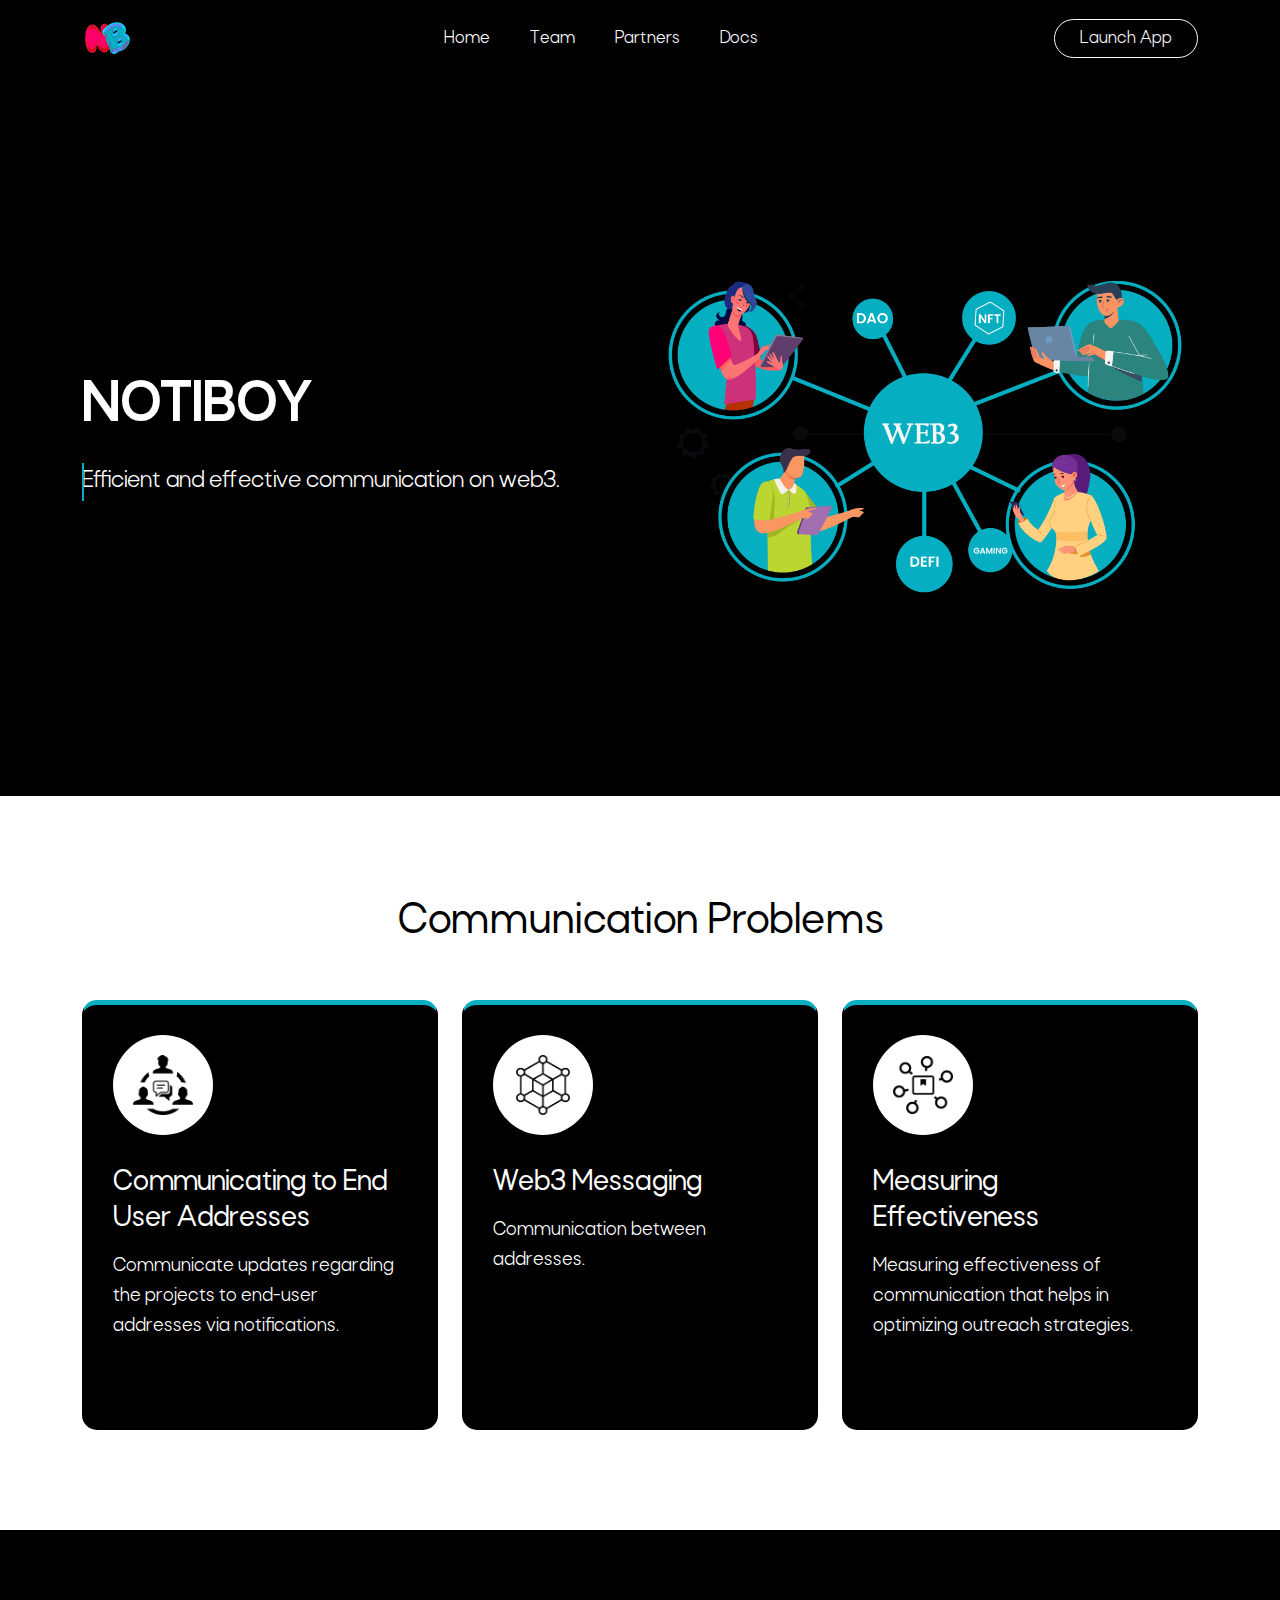
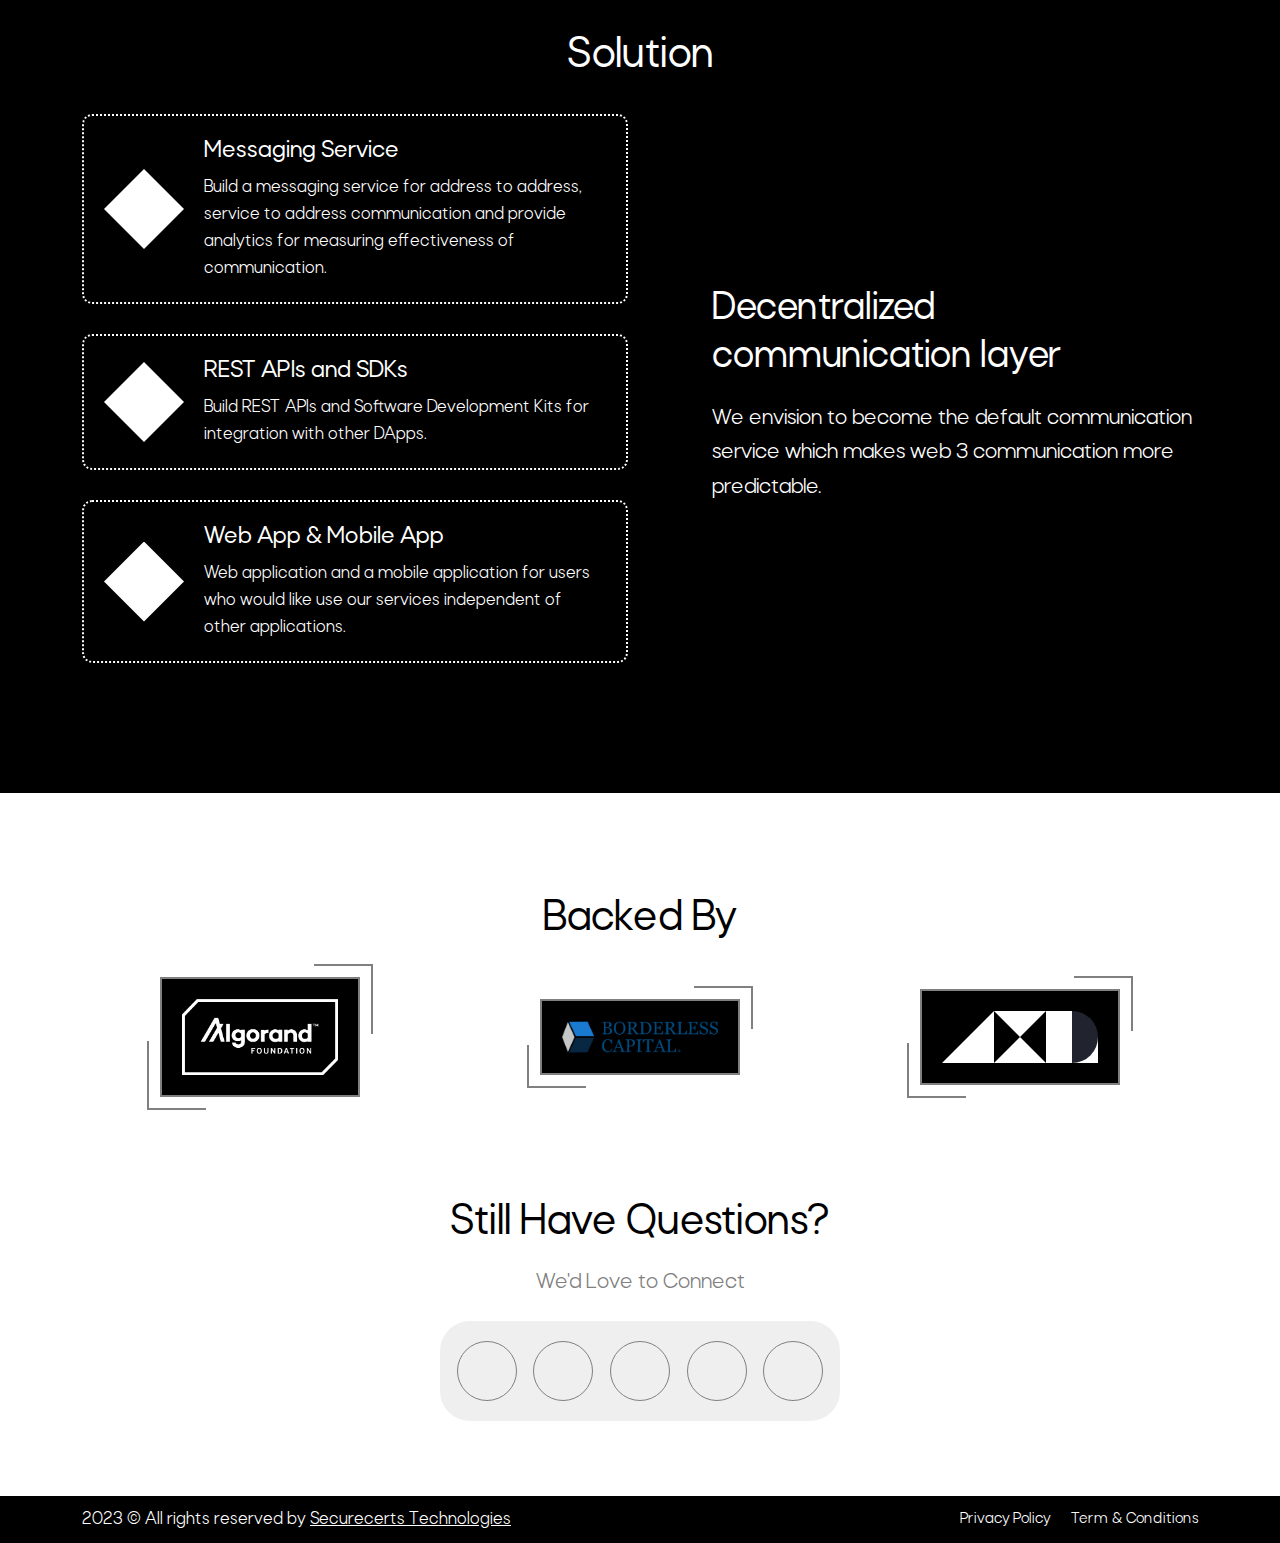
<file: index.html>
<!doctype html>
<html lang="en">

<head>
    <meta charset="utf-8">
    <meta name="viewport" content="width=device-width, initial-scale=1">
 
    <!-- CSS Link -->
    
    <link rel="icon" href="assets/image/favicon.ico" type="image/x-icon">
    <link rel="stylesheet" href="assets/css/bootstrap.min.css">
    <link rel="stylesheet" href="https://cdnjs.cloudflare.com/ajax/libs/font-awesome/6.4.0/css/all.min.css"
        integrity="sha512-iecdLmaskl7CVkqkXNQ/ZH/XLlvWZOJyj7Yy7tcenmpD1ypASozpmT/E0iPtmFIB46ZmdtAc9eNBvH0H/ZpiBw=="
        crossorigin="anonymous" referrerpolicy="no-referrer" />
    <link rel="stylesheet" href="assets/css/style.css">

    <!-- js Link  -->

    <script src="assets/js/jquery.min.js"></script>
    <script src="assets/js/bootstrap.bundle.min.js"></script>
    <script src="assets/js/custom.js"></script>


    <title>Notiboy: Efficient communication on web3</title>
</head>

<body class="test">

    <!-- header start  -->

    <header class="header">
        <div class="container">
            <div class="header-content">
                <nav class="header-nav navbar navbar-expand-lg">
                    <a class="navbar-brand" href="#"><img src="assets/image/notiboy.png" alt="" class="img-fluid"></a>
                    <button class="navbar-toggler" type="button" data-bs-toggle="collapse" data-bs-target="#navbarNav"
                        aria-controls="navbarNav" aria-expanded="false" aria-label="Toggle navigation">
                        <span class="navbar-toggler-icons"></span>
                        <span class="navbar-toggler-icons"></span>
                        <span class="navbar-toggler-icons"></span>
                    </button>
                    <div class="collapse navbar-collapse" id="navbarNav">
                        <ul class="navbar-nav mx-auto">
                            <li class="nav-item">
                                <a class="nav-link active" aria-current="page" href="index.html">Home</a>
                            </li>
                            <li class="nav-item">
                                <a class="nav-link" href="team.html">Team</a>
                            </li>
                            <li class="nav-item">
                                <a class="nav-link" href="partners.html">Partners</a>
                            </li>
                            <li class="nav-item">
                                <a class="nav-link" href="https://notiboy-project.gitbook.io/notiboy-project/">Docs</a>
                            </li>
                        </ul>
                    </div>
                    <div class="header-button">
                        <a href="https://app.notiboy.com/" class="btn btn-outline-light" target="_blank">Launch App</a>
                    </div>
                </nav>
            </div>
        </div>
    </header>

    <!-- header end  -->

    <!-- landing section start  -->

    <section class="landing-section">
        <div class="container">
            <div class="landing-content">
                <div class="row d-flex align-items-center">
                    <div class="col col-12 col-md-6 col-lg-6 col-xl-6">
                        <div class="landing-detail">
                            <h1 class="landing-title">NOTIBOY</h1>
                            <p class="landing-subtitle">Efficient and effective communication on web3.</p>
                        </div>
                    </div>
                    <div class="col col-12 col-md-6 col-lg-6 col-xl-6">
                        <div class="landing-img">
                            <img src="assets/image/banner.png" alt="web3 messaging" class="img-fluid">
                        </div>
                    </div>
                </div>
            </div>
        </div>
    </section>

    <!-- landing section end  -->

    <!-- communication section start  -->

    <section class="communication-section" id="problems">
        <div class="container">
            <div class="communication-content">
                <div class="communication-heading">
                    <h2 class="main-title">Communication Problems</h2>
                </div>
                <div class="card-item">
                    <div class="row">
                        <div class="col col-12 col-md-12 col-lg-4 col-xl-4">
                            <div class="card">
                                <div class="card-img">
                                    <img src="assets/image/team-communication-icon.png" alt="" class="img-fluid">
                                </div>
                                <div class="card-detail">
                                    <h2 class="card-title">
                                        Communicating to End User Addresses
                                    </h2>
                                    <p class="card-subtitle">
                                        Communicate updates regarding the projects to end-user addresses via notifications.
                                    </p>
                                </div>
                            </div>
                        </div>
                        <div class="col col-12 col-md-12 col-lg-4 col-xl-4">
                            <div class="card">
                                <div class="card-img">
                                    <img src="assets/image/blockchain-icon.png" alt="" class="img-fluid">
                                    
                                </div>
                                <div class="card-detail">
                                    <h2 class="card-title">
                                        Web3 Messaging
                                    </h2>
                                    <p class="card-subtitle">
                                        Communication between addresses.
                                    </p>
                                </div>
                            </div>
                        </div>
                        <div class="col col-12 col-md-12 col-lg-4 col-xl-4">
                            <div class="card">
                                <div class="card-img">
                                    <img src="assets/image/package-distribute-icon.png" alt="" class="img-fluid">
                                </div>
                                <div class="card-detail">
                                    <h2 class="card-title">
                                        Measuring Effectiveness
                                    </h2>
                                    <p class="card-subtitle">
                                        Measuring effectiveness of communication that helps in optimizing outreach strategies.
                                    </p>
                                </div>
                            </div>
                        </div>
                    </div>
                </div>
            </div>
        </div>
    </section>

    <!-- communication section end  -->

    <!-- solution section start  -->

    <section class="solution-section" id="solution">
        <div class="container">
            <div class="solution-content">
                <div class="solution-heading">
                    <h2 class="main-title">Solution</h2>
                </div>
                <div class="solution-item">
                    <div class="row align-items-center">
                        <div class="col col-12 col-md-12 col-lg-6 col-xl-6">
                            <div class="service-item">
                                <div class="service-img">
                                    <span class="service-icon">
                                        <i class="fa-regular fa-message"></i>
                                    </span>
                                </div>
                                <div class="service-detail">
                                    <h2 class="service-title">
                                        Messaging Service
                                    </h2>
                                    <p class="service-description">
                                        Build a messaging service for address to address, service to address communication and provide analytics for measuring effectiveness
                                        of communication.
                                    </p>
                                </div>
                            </div>
                            <div class="service-item">
                                <div class="service-img">
                                    <span class="service-icon">
                                        <i class="fa-solid fa-retweet"></i>
                                    </span>
                                </div>
                                <div class="service-detail">
                                    <h2 class="service-title">
                                        REST APIs and SDKs
                                    </h2>
                                    <p class="service-description">
                                        Build REST APIs and Software Development Kits for integration with other DApps.
                                    </p>
                                </div>
                            </div>
                            <div class="service-item">
                                <div class="service-img">
                                    <span class="service-icon">
                                        <i class="fa-solid fa-mobile-screen-button"></i>
                                    </span>
                                </div>
                                <div class="service-detail">
                                    <h2 class="service-title">
                                        Web App & Mobile App
                                    </h2>
                                    <p class="service-description">
                                        Web application and a mobile application for users who would like use our
                                        services independent of other applications.
                                    </p>
                                </div>
                            </div>
                        </div>
                        <div class="col col-12 col-md-12 col-lg-6 col-xl-6">
                            <div class="solution-detail">
                                <h2 class="solution-title">Decentralized communication layer</h2>
                                <p class="solution-description">We envision to become the default communication service
                                    which makes web 3 communication more predictable.</p>
                            </div>
                        </div>
                    </div>
                </div>
            </div>
        </div>
    </section>

    <!-- solution section end  -->

    <!-- backed by section start  -->

    <section class="backed-by-section">
        <div class="container">
            <div class="backed-by-content">
                <div class="backed-heading">
                    <h2 class="main-title">
                        Backed By
                    </h2>
                </div>
                <div class="investor-icons">
                    <div class="row d-flex align-items-center">
                        
                        <div class="col col-12 col-md-4 col-lg-4 col-xl-4">
                            <div class="investor-icon-item">
                                <a href="https://www.algorand.foundation/" class="investor-link">
                                    <img src="assets/image/algorandfoundation.png" alt="Algorand Foundation" class="img-fluid">
                                </a>
                            </div>
                        </div>
                        <div class="col col-12 col-md-4 col-lg-4 col-xl-4">
                            <div class="investor-icon-item">
                                <a href="https://www.borderlesscapital.io/" class="investor-link">
                                    <img src="assets/image/boderless.png" alt="Boderless Capital" class="img-fluid">
                                </a>
                            </div>
                        </div>
                        <div class="col col-12 col-md-4 col-lg-4 col-xl-4">
                            <div class="investor-icon-item">
                                <a href="#" class="investor-link">
                                    <img src="assets/image/a.svg" alt="AXL Ventures" class="img-fluid">
                                </a>
                            </div>
                        </div>
                    </div>
                </div>
            </div>
        </div>
    </section>

    <!-- backed by section end  -->

    <!-- question section start  -->

    <section class="question-section">
        <div class="container">
            <div class="question-content">
                <div class="question-heading">
                    <h2 class="main-title">
                        Still Have Questions?
                    </h2>
                    <p class="question-subtitle">
                        We'd Love to Connect
                    </p>
                </div>
                <ul class="question-detail">
                    <li class="question-link">
                        <a href="https://twitter.com/notiboyproject" target="_blank"><i class="fa-brands fa-twitter"></i></a>
                    </li>
                    <li class="question-link">
                        <a href="https://discord.com/invite/GdJyPP598W" target="_blank"><i class="fa-brands fa-discord"></i></a>
                    </li>
                    <li class="question-link">
                        <a href="https://medium.com/@Notiboy" target="_blank"><i class="fa-brands fa-medium"></i></a>
                    </li>
                    <li class="question-link">
                        <a href="https://apps.apple.com/in/app/notiboy/id6451487180" target="_blank"><i class="fa-brands fa-apple"></i></a>
                    </li>
                    <li class="question-link">
                        <a href="https://play.google.com/store/apps/details?id=com.noti.notiboy" target="_blank"><i class="fa-brands fa-android"></i></a>
                    </li>
                </ul>
            </div>
        </div>
    </section>

    <!-- question section end  -->


    <!-- footer start  -->

    <footer class="footer">
        <div class="container">
            <div class="footer-content">
                <div class="footer-left">
                <p class="footer-copyright">2023 © All rights reserved by <a href="#" class="copyright-link">Securecerts Technologies</a></p>
                <!-- <ul class="footer-link-item">
                    <li class="footer-link-list">
                        <a href="#" class="footer-link"><i class="fa-brands fa-square-twitter"></i></a>
                    </li>
                    <li class="footer-link-list">
                        <a href="#" class="footer-link"><i class="fa-brands fa-square-github"></i></a>
                    </li>
                </ul> -->
                </div>
                <div class="footer-right">
                    <ul class="footer-right-item">
                        <li class="footer-right-list">
                            <a href="privacy-policy.html">Privacy Policy</a>
                        </li>
                        <li class="footer-right-list">
                            <a href="terms-and-conditions.html">Term & Conditions</a>
                        </li>
                    </ul>
                </div>
            </div>
        </div>
    </footer>

    <!-- footer end  -->

</body>

</html>
</file>
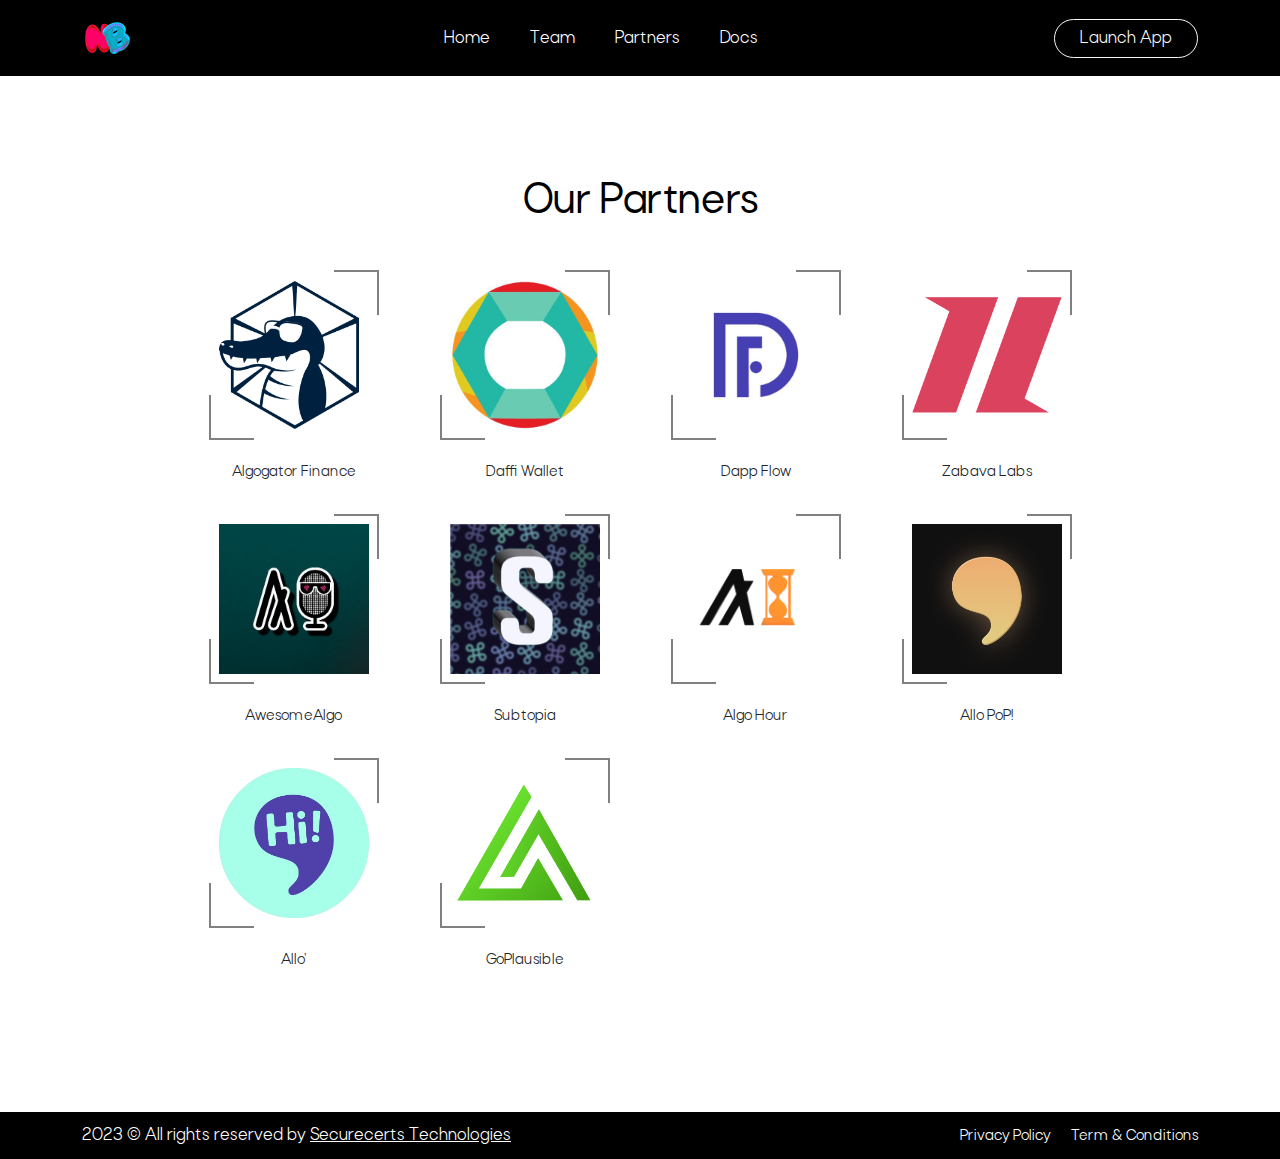
<file: partner.html>
<!doctype html>
<html lang="en">
  <head>
    <meta charset="utf-8">
    <meta name="viewport" content="width=device-width, initial-scale=1">

    <!-- CSS Link -->
    
    <link rel="icon" href="assets/image/favicon.ico" type="image/x-icon">
    <link rel="stylesheet" href="assets/css/bootstrap.min.css">
    <link rel="stylesheet" href="https://cdnjs.cloudflare.com/ajax/libs/font-awesome/6.4.0/css/all.min.css" integrity="sha512-iecdLmaskl7CVkqkXNQ/ZH/XLlvWZOJyj7Yy7tcenmpD1ypASozpmT/E0iPtmFIB46ZmdtAc9eNBvH0H/ZpiBw==" crossorigin="anonymous" referrerpolicy="no-referrer" />
    <link rel="stylesheet" href="assets/css/style.css">

    <!-- js Link  -->

    <script src="assets/js/jquery.min.js"></script>
    <script src="assets/js/bootstrap.bundle.min.js"></script>
    <script src="assets/js/custom.js"></script>


    <title>notiboy</title>
  </head>
  <body>

    <!-- header start  -->

    <header class="header">
        <div class="container">
            <div class="header-content">
                <nav class="header-nav navbar navbar-expand-lg">
                      <a class="navbar-brand" href="#"><img src="assets/image/notiboy.png" alt="" class="img-fluid"></a>
                      <button class="navbar-toggler" type="button" data-bs-toggle="collapse" data-bs-target="#navbarNav" aria-controls="navbarNav" aria-expanded="false" aria-label="Toggle navigation">
                        <span class="navbar-toggler-icons"></span>
                        <span class="navbar-toggler-icons"></span>
                        <span class="navbar-toggler-icons"></span>
                      </button>
                      <div class="collapse navbar-collapse" id="navbarNav">
                            <ul class="navbar-nav mx-auto">
                                <li class="nav-item">
                                    <a class="nav-link active" aria-current="page" href="index.html">Home</a>
                                </li>
                                <li class="nav-item">
                                    <a class="nav-link" href="team.html">Team</a>
                                </li>
                                <li class="nav-item">
                                    <a class="nav-link" href="partner.html">Partners</a>
                                </li>
                                <li class="nav-item">
                                    <a class="nav-link" href="https://notiboy-project.gitbook.io/notiboy-project/">Docs</a>
                                </li>
                            </ul>
                        </div>
                        <div class="header-button">
                            <a href="https://app.notiboy.com/" class="btn btn-outline-light" target="_blank">Launch App</a>
                        </div>
                  </nav>
            </div>
        </div>
    </header>

    <!-- header end  -->

    <!-- our partner section start  -->

    <section class="our-partner">
        <div class="container">
            <div class="our-partner-content">
                <div class="our-partner-heading">
                    <h2 class="main-title">
                        Our Partners
                    </h2>
                </div>
                <div class="partners-image-item">
                    <div class="row d-flex align-items-center">
                        <div class="col col-12 col-md-3 col-lg-3 col-xl-3 mb-4">
                            <a href="https://algogator.finance/" target="_blank">
                                <div class="partner-img">
                                    <span></span>
                                        <img src="assets/image/algogator.png" alt="Algogator" class="img-fluid">
                                </div>
                            </a>
                            <p class="text-center">Algogator Finance</p>
                        </div>
                        <div class="col col-12 col-md-3 col-lg-3 col-xl-3 mb-4">
                            <a href="https://www.daffi.me/" target="_blank">
                                <div class="partner-img">
                                    <span></span>
                                        <img src="assets/image/daffi.jpg" alt="Daffi" class="img-fluid">
                                </div>
                            </a>
                            <p class="text-center">Daffi Wallet</p>
                        </div>
                        <div class="col col-12 col-md-3 col-lg-3 col-xl-3 mb-4">
                            <a href="https://app.dappflow.org/" target="_blank">
                                <div class="partner-img">
                                    <span></span>
                                        <img src="assets/image/dappflow.jpg" alt="Dapp Flow" class="img-fluid">
                                </div>
                            </a>
                            <p class="text-center">Dapp Flow</p>
                        </div>
                        <div class="col col-12 col-md-3 col-lg-3 col-xl-3 mb-4">
                            <a href="https://app.dappflow.org/" target="_blank">
                                <div class="partner-img">
                                    <span></span>
                                        <img src="assets/image/zabavalabs.png" alt="Zabava Labs" class="img-fluid">
                                </div>
                            </a>
                            <p class="text-center">Zabava Labs</p>
                        </div>
                        <div class="col col-12 col-md-3 col-lg-3 col-xl-3 mb-4">
                            <a href="https://awesomealgo.com/" target="_blank">
                                <div class="partner-img">
                                    <span></span>
                                        <img src="assets/image/awesomealgo.jpg" alt="AwsomeAlgo" class="img-fluid">
                                </div>
                            </a>
                            <p class="text-center">AwesomeAlgo</p>
                        </div>
                        <div class="col col-12 col-md-3 col-lg-3 col-xl-3 mb-4">
                            <a href="https://subtopia.io/" target="_blank">
                                <div class="partner-img">
                                    <span></span>
                                        <img src="assets/image/subtopia.jpg" alt="Subtopia" class="img-fluid">
                                </div>
                            </a>
                            <p class="text-center">Subtopia</p>
                        </div>
                        <div class="col col-12 col-md-3 col-lg-3 col-xl-3 mb-4">
                            <a href="https://www.youtube.com/channel/UCNa-UQEVP1Yw4-h_1k4BBiQ/videos" target="_blank">
                                <div class="partner-img">
                                    <span></span>
                                        <img src="assets/image/algohour.png" alt="Algohour" class="img-fluid">
                                </div>
                            </a>
                            <p class="text-center">Algo Hour</p>
                        </div>
                        <div class="col col-12 col-md-3 col-lg-3 col-xl-3 mb-4">
                            <a href="https://pop.allo.info/" target="_blank">
                                <div class="partner-img">
                                    <span></span>
                                        <img src="assets/image/allopop.jpg" alt="Allo' PoP" class="img-fluid">
                                </div>
                            </a>
                            <p class="text-center">Allo PoP!</p>
                        </div>
                        <div class="col col-12 col-md-3 col-lg-3 col-xl-3 mb-4">
                            <a href="https://allo.info/" target="_blank">
                                <div class="partner-img">
                                    <span></span>
                                        <img src="assets/image/allo.jpg" alt="Allo'" class="img-fluid">
                                </div>
                            </a>
                            <p class="text-center">Allo’</p>
                        </div>
                        <div class="col col-12 col-md-3 col-lg-3 col-xl-3 mb-4">
                            <a href="https://goplausible.com/" target="_blank">
                                <div class="partner-img">
                                    <span></span>
                                        <img src="assets/image/plausible.png" alt="Plausable'" class="img-fluid">
                                </div>
                            </a>
                            <p class="text-center">GoPlausible</p>
                        </div>
                    </div>
                </div>
            </div>
        </div>
    </section>

    <!-- our partner section end  -->




    <!-- footer start  -->

    <footer class="footer">
        <div class="container">
            <div class="footer-content">
                <div class="footer-left">
                <p class="footer-copyright">2023 © All rights reserved by <a href="#" class="copyright-link">Securecerts Technologies</a></p>
                <!-- <ul class="footer-link-item">
                    <li class="footer-link-list">
                        <a href="#" class="footer-link"><i class="fa-brands fa-square-twitter"></i></a>
                    </li>
                    <li class="footer-link-list">
                        <a href="#" class="footer-link"><i class="fa-brands fa-square-github"></i></a>
                    </li>
                </ul> -->
                </div>
                <div class="footer-right">
                    <ul class="footer-right-item">
                        <li class="footer-right-list">
                            <a href="#">Privacy Policy</a>
                        </li>
                        <li class="footer-right-list">
                            <a href="#">Term & Conditions</a>
                        </li>
                    </ul>
                </div>
            </div>
        </div>
    </footer>

    <!-- footer end  -->

</body>

</html>
</file>
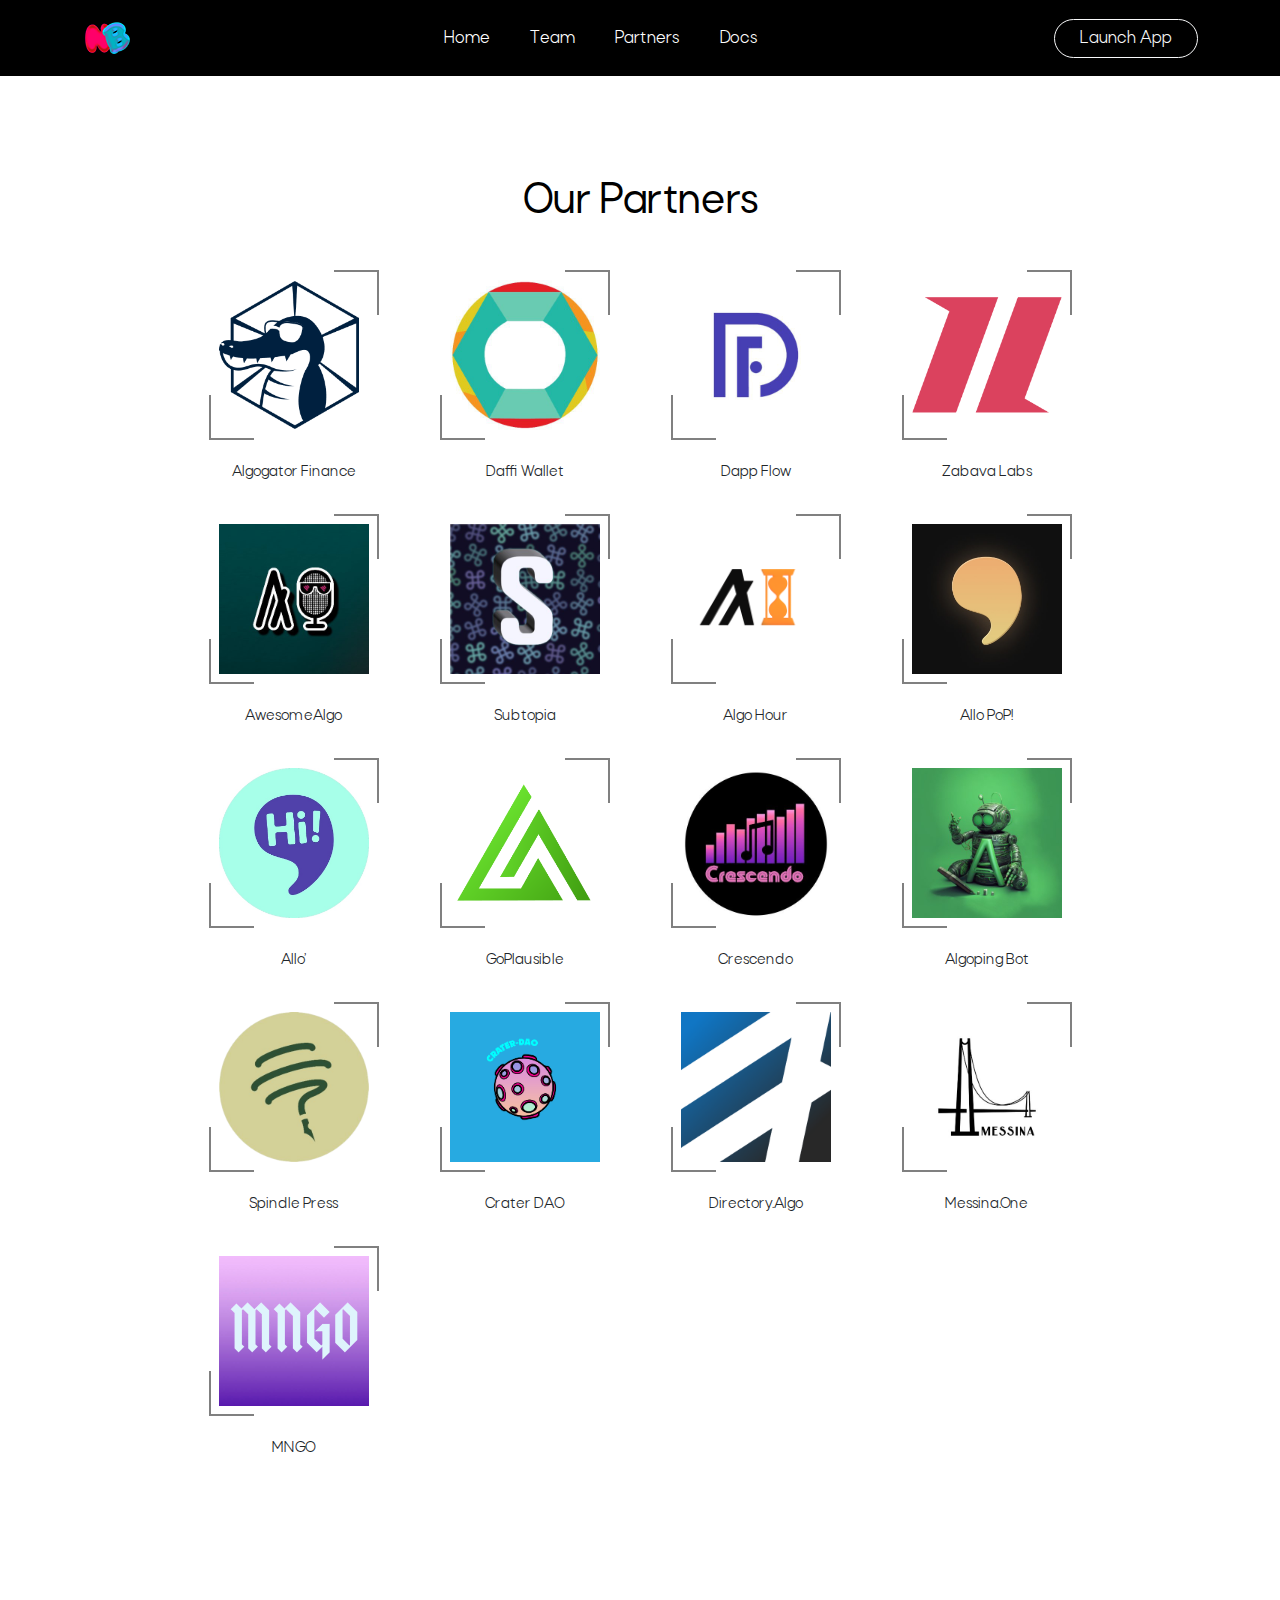
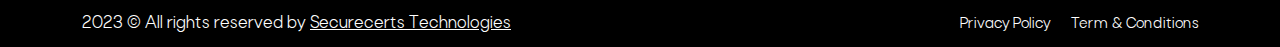
<file: partners.html>
<!doctype html>
<html lang="en">
  <head>
    <meta charset="utf-8">
    <meta name="viewport" content="width=device-width, initial-scale=1">

    <!-- CSS Link -->
    
    <link rel="icon" href="assets/image/favicon.ico" type="image/x-icon">
    <link rel="stylesheet" href="assets/css/bootstrap.min.css">
    <link rel="stylesheet" href="https://cdnjs.cloudflare.com/ajax/libs/font-awesome/6.4.0/css/all.min.css" integrity="sha512-iecdLmaskl7CVkqkXNQ/ZH/XLlvWZOJyj7Yy7tcenmpD1ypASozpmT/E0iPtmFIB46ZmdtAc9eNBvH0H/ZpiBw==" crossorigin="anonymous" referrerpolicy="no-referrer" />
    <link rel="stylesheet" href="assets/css/style.css">

    <!-- js Link  -->

    <script src="assets/js/jquery.min.js"></script>
    <script src="assets/js/bootstrap.bundle.min.js"></script>
    <script src="assets/js/custom.js"></script>


    <title>Partners</title>
  </head>
  <body>

    <!-- header start  -->

    <header class="header">
        <div class="container">
            <div class="header-content">
                <nav class="header-nav navbar navbar-expand-lg">
                      <a class="navbar-brand" href="#"><img src="assets/image/notiboy.png" alt="" class="img-fluid"></a>
                      <button class="navbar-toggler" type="button" data-bs-toggle="collapse" data-bs-target="#navbarNav" aria-controls="navbarNav" aria-expanded="false" aria-label="Toggle navigation">
                        <span class="navbar-toggler-icons"></span>
                        <span class="navbar-toggler-icons"></span>
                        <span class="navbar-toggler-icons"></span>
                      </button>
                      <div class="collapse navbar-collapse" id="navbarNav">
                            <ul class="navbar-nav mx-auto">
                                <li class="nav-item">
                                    <a class="nav-link active" aria-current="page" href="index.html">Home</a>
                                </li>
                                <li class="nav-item">
                                    <a class="nav-link" href="team.html">Team</a>
                                </li>
                                <li class="nav-item">
                                    <a class="nav-link" href="partners.html">Partners</a>
                                </li>
                                <li class="nav-item">
                                    <a class="nav-link" href="https://notiboy-project.gitbook.io/notiboy-project/">Docs</a>
                                </li>
                            </ul>
                        </div>
                        <div class="header-button">
                            <a href="https://app.notiboy.com/" class="btn btn-outline-light" target="_blank">Launch App</a>
                        </div>
                  </nav>
            </div>
        </div>
    </header>

    <!-- header end  -->

    <!-- our partner section start  -->

    <section class="our-partner">
        <div class="container">
            <div class="our-partner-content">
                <div class="our-partner-heading">
                    <h2 class="main-title">
                        Our Partners
                    </h2>
                </div>
                <div class="partners-image-item">
                    <div class="row d-flex align-items-center">
                        <div class="col col-12 col-md-3 col-lg-3 col-xl-3 mb-4">
                            <a href="https://algogator.finance/" target="_blank">
                                <div class="partner-img">
                                    <span></span>
                                        <img src="assets/image/algogator.png" alt="Algogator" class="img-fluid">
                                </div>
                            </a>
                            <p class="text-center">Algogator Finance</p>
                        </div>
                        <div class="col col-12 col-md-3 col-lg-3 col-xl-3 mb-4">
                            <a href="https://www.daffi.me/" target="_blank">
                                <div class="partner-img">
                                    <span></span>
                                        <img src="assets/image/daffi.jpg" alt="Daffi" class="img-fluid">
                                </div>
                            </a>
                            <p class="text-center">Daffi Wallet</p>
                        </div>
                        <div class="col col-12 col-md-3 col-lg-3 col-xl-3 mb-4">
                            <a href="https://app.dappflow.org/" target="_blank">
                                <div class="partner-img">
                                    <span></span>
                                        <img src="assets/image/dappflow.jpg" alt="Dapp Flow" class="img-fluid">
                                </div>
                            </a>
                            <p class="text-center">Dapp Flow</p>
                        </div>
                        <div class="col col-12 col-md-3 col-lg-3 col-xl-3 mb-4">
                            <a href="https://app.dappflow.org/" target="_blank">
                                <div class="partner-img">
                                    <span></span>
                                        <img src="assets/image/zabavalabs.png" alt="Zabava Labs" class="img-fluid">
                                </div>
                            </a>
                            <p class="text-center">Zabava Labs</p>
                        </div>
                        <div class="col col-12 col-md-3 col-lg-3 col-xl-3 mb-4">
                            <a href="https://awesomealgo.com/" target="_blank">
                                <div class="partner-img">
                                    <span></span>
                                        <img src="assets/image/awesomealgo.jpg" alt="AwsomeAlgo" class="img-fluid">
                                </div>
                            </a>
                            <p class="text-center">AwesomeAlgo</p>
                        </div>
                        <div class="col col-12 col-md-3 col-lg-3 col-xl-3 mb-4">
                            <a href="https://subtopia.io/" target="_blank">
                                <div class="partner-img">
                                    <span></span>
                                        <img src="assets/image/subtopia.jpg" alt="Subtopia" class="img-fluid">
                                </div>
                            </a>
                            <p class="text-center">Subtopia</p>
                        </div>
                        <div class="col col-12 col-md-3 col-lg-3 col-xl-3 mb-4">
                            <a href="https://www.youtube.com/channel/UCNa-UQEVP1Yw4-h_1k4BBiQ/videos" target="_blank">
                                <div class="partner-img">
                                    <span></span>
                                        <img src="assets/image/algohour.png" alt="Algohour" class="img-fluid">
                                </div>
                            </a>
                            <p class="text-center">Algo Hour</p>
                        </div>
                        <div class="col col-12 col-md-3 col-lg-3 col-xl-3 mb-4">
                            <a href="https://pop.allo.info/" target="_blank">
                                <div class="partner-img">
                                    <span></span>
                                        <img src="assets/image/allopop.jpg" alt="Allo' PoP" class="img-fluid">
                                </div>
                            </a>
                            <p class="text-center">Allo PoP!</p>
                        </div>
                        <div class="col col-12 col-md-3 col-lg-3 col-xl-3 mb-4">
                            <a href="https://allo.info/" target="_blank">
                                <div class="partner-img">
                                    <span></span>
                                        <img src="assets/image/allo.jpg" alt="Allo'" class="img-fluid">
                                </div>
                            </a>
                            <p class="text-center">Allo’</p>
                        </div>
                        <div class="col col-12 col-md-3 col-lg-3 col-xl-3 mb-4">
                            <a href="https://goplausible.com/" target="_blank">
                                <div class="partner-img">
                                    <span></span>
                                        <img src="assets/image/plausible.png" alt="Plausable" class="img-fluid">
                                </div>
                            </a>
                            <p class="text-center">GoPlausible</p>
                        </div>
                        <div class="col col-12 col-md-3 col-lg-3 col-xl-3 mb-4">
                            <a href="discord.gg/NCWKJbVz2G" target="_blank">
                                <div class="partner-img">
                                    <span></span>
                                        <img src="assets/image/crescendo.jpg" alt="Crescendo" class="img-fluid">
                                </div>
                            </a>
                            <p class="text-center">Crescendo</p>
                        </div>
                        <div class="col col-12 col-md-3 col-lg-3 col-xl-3 mb-4">
                            <a href="https://github.com/aorumbayev/algoping" target="_blank">
                                <div class="partner-img">
                                    <span></span>
                                        <img src="assets/image/algopingbot.jpg" alt="Algoping" class="img-fluid">
                                </div>
                            </a>
                            <p class="text-center">Algoping Bot</p>
                        </div>
                        <div class="col col-12 col-md-3 col-lg-3 col-xl-3 mb-4">
                            <a href="https://www.spindle-asa.com/" target="_blank">
                                <div class="partner-img">
                                    <span></span>
                                        <img src="assets/image/spindle.png" alt="Spindle" class="img-fluid">
                                </div>
                            </a>
                            <p class="text-center">Spindle Press</p>
                        </div>
                        <div class="col col-12 col-md-3 col-lg-3 col-xl-3 mb-4">
                            <a href="https://www.craterdao.org/" target="_blank">
                                <div class="partner-img">
                                    <span></span>
                                        <img src="assets/image/Crater.png" alt="Crater DAO" class="img-fluid">
                                </div>
                            </a>
                            <p class="text-center">Crater DAO</p>
                        </div>
                        <div class="col col-12 col-md-3 col-lg-3 col-xl-3 mb-4">
                            <a href="https://directorydotalgo.xyz/" target="_blank">
                                <div class="partner-img">
                                    <span></span>
                                        <img src="assets/image/directory.png" alt="Direcory Algo" class="img-fluid">
                                </div>
                            </a>
                            <p class="text-center">Directory.Algo</p>
                        </div>
                        <div class="col col-12 col-md-3 col-lg-3 col-xl-3 mb-4">
                            <a href="https://messina.one/" target="_blank">
                                <div class="partner-img">
                                    <span></span>
                                        <img src="assets/image/messinaone.jpg" alt="Messina One" class="img-fluid">
                                </div>
                            </a>
                            <p class="text-center">Messina.One</p>
                        </div>
                        <div class="col col-12 col-md-3 col-lg-3 col-xl-3 mb-4">
                            <a href="https://mngo.xyz/" target="_blank">
                                <div class="partner-img">
                                    <span></span>
                                        <img src="assets/image/mngo.jpg" alt="MNGO" class="img-fluid">
                                </div>
                            </a>
                            <p class="text-center">MNGO</p>
                        </div>
                    </div>
                </div>
            </div>
        </div>
    </section>

    <!-- our partner section end  -->




    <!-- footer start  -->

    <footer class="footer">
        <div class="container">
            <div class="footer-content">
                <div class="footer-left">
                <p class="footer-copyright">2023 © All rights reserved by <a href="#" class="copyright-link">Securecerts Technologies</a></p>
                <!-- <ul class="footer-link-item">
                    <li class="footer-link-list">
                        <a href="#" class="footer-link"><i class="fa-brands fa-square-twitter"></i></a>
                    </li>
                    <li class="footer-link-list">
                        <a href="#" class="footer-link"><i class="fa-brands fa-square-github"></i></a>
                    </li>
                </ul> -->
                </div>
                <div class="footer-right">
                    <ul class="footer-right-item">
                        <li class="footer-right-list">
                            <a href="privacy-policy.html">Privacy Policy</a>
                        </li>
                        <li class="footer-right-list">
                            <a href="terms-and-conditions.html">Term & Conditions</a>
                        </li>
                    </ul>
                </div>
            </div>
        </div>
    </footer>

    <!-- footer end  -->

</body>

</html>
</file>
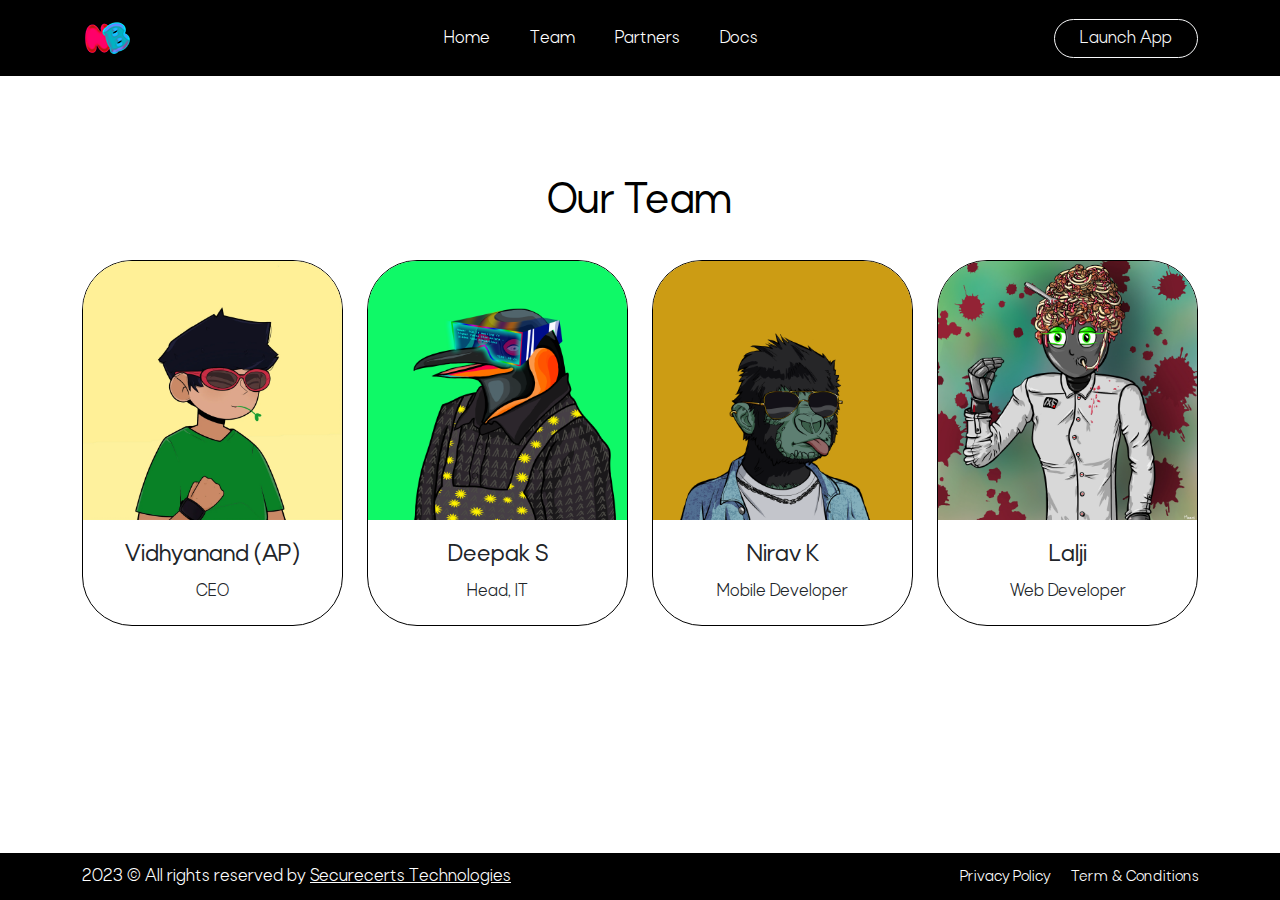
<file: team.html>
<!doctype html>
<html lang="en">
  <head>
    <meta charset="utf-8">
    <meta name="viewport" content="width=device-width, initial-scale=1">

    <!-- CSS Link -->
    
    <link rel="icon" href="assets/image/favicon.ico" type="image/x-icon">
    <link rel="stylesheet" href="assets/css/bootstrap.min.css">
    <link rel="stylesheet" href="https://cdnjs.cloudflare.com/ajax/libs/font-awesome/6.4.0/css/all.min.css" integrity="sha512-iecdLmaskl7CVkqkXNQ/ZH/XLlvWZOJyj7Yy7tcenmpD1ypASozpmT/E0iPtmFIB46ZmdtAc9eNBvH0H/ZpiBw==" crossorigin="anonymous" referrerpolicy="no-referrer" />
    <link rel="stylesheet" href="assets/css/style.css">

    <!-- js Link  -->

    <script src="assets/js/jquery.min.js"></script>
    <script src="assets/js/bootstrap.bundle.min.js"></script>
    <script src="assets/js/custom.js"></script>


    <title>Team</title>
  </head>
  <body>

    <!-- header start  -->

    <header class="header">
        <div class="container">
            <div class="header-content">
                <nav class="header-nav navbar navbar-expand-lg">
                      <a class="navbar-brand" href="#"><img src="assets/image/notiboy.png" alt="" class="img-fluid"></a>
                      <button class="navbar-toggler" type="button" data-bs-toggle="collapse" data-bs-target="#navbarNav" aria-controls="navbarNav" aria-expanded="false" aria-label="Toggle navigation">
                        <span class="navbar-toggler-icons"></span>
                        <span class="navbar-toggler-icons"></span>
                        <span class="navbar-toggler-icons"></span>
                      </button>
                      <div class="collapse navbar-collapse" id="navbarNav">
                            <ul class="navbar-nav mx-auto">
                                <li class="nav-item">
                                    <a class="nav-link active" aria-current="page" href="index.html">Home</a>
                                </li>
                                <li class="nav-item">
                                    <a class="nav-link" href="team.html">Team</a>
                                </li>
                                <li class="nav-item">
                                    <a class="nav-link" href="partners.html">Partners</a>
                                </li>
                                <li class="nav-item">
                                    <a class="nav-link" href="https://notiboy-project.gitbook.io/notiboy-project/">Docs</a>
                                </li>
                            </ul>
                        </div>
                        <div class="header-button">
                            <a href="https://app.notiboy.com/" class="btn btn-outline-light" target="_blank">Launch App</a>
                        </div>
                  </nav>
            </div>
        </div>
    </header>

    <!-- header end  -->

    <!-- our team section start  -->

    <section class="our-team-section">
        <div class="container">
            <div class="our-team-content">
                <div class="our-team-heading">
                    <h2 class="main-title">Our Team</h2>
                </div>
                <div class="row">
                    <div class="col col-12 col-md-6 col-lg-3 col-xl-3">
                        <div class="team-profile-card">
                            <div class="mem-img">
                                <img src="assets/image/Vidhyanand.webp" alt="" class="img-fluid">
                                <ul class="mem-social-media">
                                    <li class="mem-social-list">
                                        <a href="https://twitter.com/vithushaji" class="social-link">
                                            <i class="fa-brands fa-square-twitter"></i>
                                        </a>
                                    </li>
                                    <li class="mem-social-list">
                                        <a href="https://www.linkedin.com/in/vidhyanand-c-s-57344672/"
                                            class="social-link">
                                            <i class="fa-brands fa-linkedin"></i>
                                        </a>
                                    </li>
                                </ul>
                            </div>
                            <div class="mem-detail">
                                <h2 class="mem-title">
                                    Vidhyanand (AP)
                                </h2>
                                <p class="mem-subtitle">
                                    CEO
                                </p> 
                            </div>
                        </div>
                    </div>
                    <div class="col col-12 col-md-6 col-lg-3 col-xl-3">
                        <div class="team-profile-card">
                            <div class="mem-img">
                                <img src="assets/image/Deepak.png" alt="" class="img-fluid">
                                <ul class="mem-social-media">
                                    <li class="mem-social-list">
                                        <a href="https://twitter.com/xyz_yak" class="social-link">
                                            <i class="fa-brands fa-square-twitter"></i>
                                        </a>
                                    </li>
                                    <li class="mem-social-list">
                                        <a href="https://github.com/dpaks" class="social-link">
                                            <i class="fa-brands fa-square-github"></i>
                                        </a>
                                    </li>
                                </ul>
                            </div>
                            <div class="mem-detail">
                                <h2 class="mem-title">
                                    Deepak S
                                </h2>
                                <p class="mem-subtitle">
                                    Head, IT
                                </p>
                            </div>
                        </div>
                    </div>
                    <div class="col col-12 col-md-6 col-lg-3 col-xl-3">
                        <div class="team-profile-card">
                            <div class="mem-img">
                                <img src="assets/image/Nirav.png" alt="" class="img-fluid">
                            </div>
                            <div class="mem-detail">
                                <h2 class="mem-title">
                                    Nirav K
                                </h2>
                                <p class="mem-subtitle">
                                    Mobile Developer
                                </p>
                            </div>
                        </div>
                    </div>
                    <div class="col col-12 col-md-6 col-lg-3 col-xl-3">
                        <div class="team-profile-card">
                            <div class="mem-img">
                                <img src="assets/image/Manoj.jpg" alt="" class="img-fluid">
                            </div>
                            <div class="mem-detail">
                                <h2 class="mem-title">
                                    Lalji
                                </h2>
                                <p class="mem-subtitle">
                                    Web Developer
                                </p>
                            </div>
                        </div>
                    </div>
                </div>
            </div>
        </div>
    </section>

    <!-- our team section end  -->




    <!-- footer start  -->

    <footer class="footer">
        <div class="container">
            <div class="footer-content">
                <div class="footer-left">
                <p class="footer-copyright">2023 © All rights reserved by <a href="#" class="copyright-link">Securecerts Technologies</a></p>
                <!-- <ul class="footer-link-item">
                    <li class="footer-link-list">
                        <a href="#" class="footer-link"><i class="fa-brands fa-square-twitter"></i></a>
                    </li>
                    <li class="footer-link-list">
                        <a href="#" class="footer-link"><i class="fa-brands fa-square-github"></i></a>
                    </li>
                </ul> -->
                </div>
                <div class="footer-right">
                    <ul class="footer-right-item">
                        <li class="footer-right-list">
                            <a href="privacy-policy.html">Privacy Policy</a>
                        </li>
                        <li class="footer-right-list">
                            <a href="terms-and-conditions.html">Term & Conditions</a>
                        </li>
                    </ul>
                </div>
            </div>
        </div>
    </footer>

    <!-- footer end  -->

</body>

</html>
</file>
<file: assets/css/style.css>
/* webfonts start  */

@font-face {
    font-family: 'Rota';
    src: url('../webfonts/Rota-LightItalic.woff2') format('woff2'),
        url('../webfonts/Rota-LightItalic.woff') format('woff'),
        url('../webfonts/Rota-LightItalic.ttf') format('truetype');
    font-weight: 300;
    font-style: italic;
    font-display: swap;
}

@font-face {
    font-family: 'Rota';
    src: url('../webfonts/Rota-ExtraLightItalic.woff2') format('woff2'),
        url('../webfonts/Rota-ExtraLightItalic.woff') format('woff'),
        url('../webfonts/Rota-ExtraLightItalic.ttf') format('truetype');
    font-weight: 200;
    font-style: italic;
    font-display: swap;
}

@font-face {
    font-family: 'Rota';
    src: url('../webfonts/Rota-Black.woff2') format('woff2'),
        url('../webfonts/Rota-Black.woff') format('woff'),
        url('../webfonts/Rota-Black.ttf') format('truetype');
    font-weight: 900;
    font-style: normal;
    font-display: swap;
}

@font-face {
    font-family: 'Rota';
    src: url('../webfonts/Rota-ExtraBlack.woff2') format('woff2'),
        url('../webfonts/Rota-ExtraBlack.woff') format('woff'),
        url('../webfonts/Rota-ExtraBlack.ttf') format('truetype');
    font-weight: 900;
    font-style: normal;
    font-display: swap;
}

@font-face {
    font-family: 'Rota';
    src: url('../webfonts/Rota-ExtraLight.woff2') format('woff2'),
        url('../webfonts/Rota-ExtraLight.woff') format('woff'),
        url('../webfonts/Rota-ExtraLight.ttf') format('truetype');
    font-weight: 200;
    font-style: normal;
    font-display: swap;
}

@font-face {
    font-family: 'Rota';
    src: url('../webfonts/Rota-Light.woff2') format('woff2'),
        url('../webfonts/Rota-Light.woff') format('woff'),
        url('../webfonts/Rota-Light.ttf') format('truetype');
    font-weight: 300;
    font-style: normal;
    font-display: swap;
}

@font-face {
    font-family: 'Rota';
    src: url('../webfonts/Rota-Italic.woff2') format('woff2'),
        url('../webfonts/Rota-Italic.woff') format('woff'),
        url('../webfonts/Rota-Italic.ttf') format('truetype');
    font-weight: normal;
    font-style: italic;
    font-display: swap;
}

@font-face {
    font-family: 'Rota';
    src: url('../webfonts/Rota-BlackItalic.woff2') format('woff2'),
        url('../webfonts/Rota-BlackItalic.woff') format('woff'),
        url('../webfonts/Rota-BlackItalic.ttf') format('truetype');
    font-weight: 900;
    font-style: italic;
    font-display: swap;
}

@font-face {
    font-family: 'Rota';
    src: url('../webfonts/Rota-Bold.woff2') format('woff2'),
        url('../webfonts/Rota-Bold.woff') format('woff'),
        url('../webfonts/Rota-Bold.ttf') format('truetype');
    font-weight: bold;
    font-style: normal;
    font-display: swap;
}

@font-face {
    font-family: 'Rota';
    src: url('../webfonts/Rota-ExtraBoldItalic.woff2') format('woff2'),
        url('../webfonts/Rota-ExtraBoldItalic.woff') format('woff'),
        url('../webfonts/Rota-ExtraBoldItalic.ttf') format('truetype');
    font-weight: bold;
    font-style: italic;
    font-display: swap;
}

@font-face {
    font-family: 'Rota';
    src: url('../webfonts/Rota-BoldItalic.woff2') format('woff2'),
        url('../webfonts/Rota-BoldItalic.woff') format('woff'),
        url('../webfonts/Rota-BoldItalic.ttf') format('truetype');
    font-weight: bold;
    font-style: italic;
    font-display: swap;
}

@font-face {
    font-family: 'Rota';
    src: url('../webfonts/Rota-ExtraBlackItalic.woff2') format('woff2'),
        url('../webfonts/Rota-ExtraBlackItalic.woff') format('woff'),
        url('../webfonts/Rota-ExtraBlackItalic.ttf') format('truetype');
    font-weight: 900;
    font-style: italic;
    font-display: swap;
}

@font-face {
    font-family: 'Rota';
    src: url('../webfonts/Rota-ExtraBold.woff2') format('woff2'),
        url('../webfonts/Rota-ExtraBold.woff') format('woff'),
        url('../webfonts/Rota-ExtraBold.ttf') format('truetype');
    font-weight: bold;
    font-style: normal;
    font-display: swap;
}

@font-face {
    font-family: 'Rota';
    src: url('../webfonts/Rota-MediumItalic.woff2') format('woff2'),
        url('../webfonts/Rota-MediumItalic.woff') format('woff'),
        url('../webfonts/Rota-MediumItalic.ttf') format('truetype');
    font-weight: 500;
    font-style: italic;
    font-display: swap;
}

@font-face {
    font-family: 'Rota';
    src: url('../webfonts/Rota-Thin.woff2') format('woff2'),
        url('../webfonts/Rota-Thin.woff') format('woff'),
        url('../webfonts/Rota-Thin.ttf') format('truetype');
    font-weight: 100;
    font-style: normal;
    font-display: swap;
}

@font-face {
    font-family: 'Rota';
    src: url('../webfonts/Rota-SemiBold.woff2') format('woff2'),
        url('../webfonts/Rota-SemiBold.woff') format('woff'),
        url('../webfonts/Rota-SemiBold.ttf') format('truetype');
    font-weight: 600;
    font-style: normal;
    font-display: swap;
}

@font-face {
    font-family: 'Rota';
    src: url('../webfonts/Rota-Medium.woff2') format('woff2'),
        url('../webfonts/Rota-Medium.woff') format('woff'),
        url('../webfonts/Rota-Medium.ttf') format('truetype');
    font-weight: 500;
    font-style: normal;
    font-display: swap;
}

@font-face {
    font-family: 'Rota';
    src: url('../webfonts/../webfonts/Rota-Regular.woff2') format('woff2'),
        url('../webfonts/../webfonts/Rota-Regular.woff') format('woff'),
        url('../webfonts/../webfonts/Rota-Regular.ttf') format('truetype');
    font-weight: normal;
    font-style: normal;
    font-display: swap;
}

@font-face {
    font-family: 'Rota';
    src: url('../webfonts/../webfonts/Rota-SemiBoldItalic.woff2') format('woff2'),
        url('../webfonts/../webfonts/Rota-SemiBoldItalic.woff') format('woff'),
        url('../webfonts/../webfonts/Rota-SemiBoldItalic.ttf') format('truetype');
    font-weight: 600;
    font-style: italic;
    font-display: swap;
}

@font-face {
    font-family: 'Rota';
    src: url('../webfonts/../webfonts/Rota-ThinItalic.woff2') format('woff2'),
        url('../webfonts/../webfonts/Rota-ThinItalic.woff') format('woff'),
        url('../webfonts/../webfonts/Rota-ThinItalic.ttf') format('truetype');
    font-weight: 100;
    font-style: italic;
    font-display: swap;
}



/* webfonts end  */


/* typography start  */

body {
    font-family: 'Rota';
    min-height: 100vh;
    display: flex;
    flex-direction: column;
}
.test{
    position: relative;
}
.test::before {
    cursor:url(http://www.javascriptkit.com/dhtmltutors/cursor-hand.gif), auto;
  }

.main-title {
    font-size: 45px;
    text-align: center;
    margin: 0;
    color: #000;
    position: relative;
    /* animation: swip 2s linear infinite; */
}

.main-title:hover {
    transition: .7s all ease-in-out;
}

/* @keyframes swip {

    0%,
    50% {
        left: 1%;
    }

    50%,
    100% {
        left: -1%;
    }

    100%,
    0% {
        left: .1%;
    }

} */




/* typography end  */




/* header start  */

.header {
    background-color: #000;
    position: sticky;
    top: 0;
    z-index: 2;
}

.navbar-nav .nav-item .nav-link {
    color: #fff;
    font-size: 18px;
    padding: 15px 5px;
    position: relative;
}

.navbar-nav .nav-item .nav-link::before {
    content: '';
    position: absolute;
    top: 0;
    left: 0;
    height: 0;
    width: 100%;
    background-color: #363636d6;
    transition: .3s all ease-in-out;
    z-index: -1;
    border-radius: 0 0 30px 30px;
}

.navbar-nav .nav-item .nav-link:hover::before {
    height: 100%;
}

.navbar-nav .nav-item {
    margin: 0 15px;
}

.header-button .btn {
    font-size: 18px;
    border-radius: 50px;
    padding: 5px 25px;
}

.header-button .btn:focus {
    outline: 0;
    box-shadow: none;
}

.navbar-toggler-icons {
    height: 3px;
    width: 30px;
    background-color: #fff;
    border-radius: 30px;
    display: block;
    position: relative;
    margin-bottom: 5px;
}

.navbar-toggler[aria-expanded="true"] .navbar-toggler-icons:nth-child(1) {
    top: 5px;
    margin-bottom: 0;
    transform: rotate(45deg);
}

.navbar-toggler[aria-expanded="true"] .navbar-toggler-icons:nth-child(2) {
    margin-bottom: 0;
    opacity: 0;
}

.navbar-toggler[aria-expanded="true"] .navbar-toggler-icons:nth-child(3) {
    margin-bottom: 0;
    transform: rotate(-45deg);
}

.open-menu {
    overflow: hidden;
}


/* header end  */

/* landing section start  */

.landing-section {
    height: 80vh;
    width: 100%;
    background-color: #000;
    display: flex;
    align-items: center;
    justify-content: center;
    padding: 100px 0;
}

/* .landing-content{
    text-align: center;
} */
.landing-title {
    font-size: 60px;
    font-weight: 700;
    color: #fff;
    margin-bottom: 20px;
    /* animation: blink 3s linear infinite; */
}

.animate {
    position: relative;
    -webkit-box-reflect: below -65px linear-gradient(transparent, rgba(0, 0, 0, 0.2));
}
.animate:hover{
    cursor: progress;
}

.animate span {
    position: relative;
    display: inline-block;
    color: #fff;
    font-size: 2em;
    text-transform: uppercase;
    animation: ani 1.5s ease-in-out infinite;
    animation-delay: calc(.1s * var(--i))
}

@keyframes ani {

    0%,
    100% {
        transform: translateY(0px);
    }

    20% {
        transform: translateY(-20px);
    }

    40% {
        transform: translateY(0px);
    }
}

.landing-subtitle {
    margin: 0;
    font-size: 25px;
    position: relative;
    color: #fff;
	position: relative;
}
.landing-subtitle:hover{
    cursor: pointer;
}
.landing-subtitle::before {
	top: 0;
	left: 0;
	width: 0;
	height: 100%;
	color: gray;
	overflow: hidden;
	position: absolute;
	content: attr(data-text);
	border-right: 2px solid #05aec1;
	-webkit-text-stroke: 0vw gray;
	animation: text-animation 6s linear infinite;
}

@keyframes text-animation {
	0%,
	10%,
	100% {
		width: 0;
	}

	70%,
	90% {
		width: 100%;
	}
}


.landing-img {
    /* animation: MoveUpDown 7s linear infinite; */
    position: relative;
    left: 0;
    bottom: 0;
}
/* .landing-img:hover{
    cursor: pointer;
} */

@keyframes MoveUpDown {

    0%,
    100% {
        bottom: 0;
    }

    50% {
        bottom: 80px;
    }
}


/* landing section end  */



/* communication section start  */

.communication-section {
    padding: 100px 0;
}

.communication-heading {
    margin-bottom: 50px;
}

.card-img img {
    height: 60px;
    width: 60px;
    object-fit: scale-down;
}

.card {
    padding: 30px;
    background-color: #000;
    border-radius: 15px;
    min-height: 430px;
    transition: .3s all ease-in-out;
    cursor: grab;
    border-top: 5px solid #05aec1;
}


.card:hover {
    background-color: #363636d6;
    animation: nudge .4s linear;
}

@keyframes nudge {

    0% {
        transform: rotate(-3deg);
    }

    33% {
        transform: rotate(3deg);
    }

    66% {
        transform: rotate(-3deg);
    }
}

.card:hover .card-img {
    transform: scale(0.9);
    transition: .3s all ease-in-out;
}

.card-img {
    height: 100px;
    width: 100px;
    position: relative;
    border-radius: 50%;
    background-color: #fff;
    display: flex;
    align-items: center;
    justify-content: center;
    margin-bottom: 30px;
    z-index: 1;
    transition: .3s all ease-in-out;
}

.card-img:hover {
    box-shadow: 2px 4px 6px lightslategray;
    transition: .3s all ease-in-out;
    filter: invert(1);
}

.card-img .upper_icon,
.lower_icon {
    height: 48px;
    width: 48px;
}

.card-img .upper_icon svg {
    fill: #acacac;
}

.card-img .upper_icon {
    position: absolute;
    top: 20px;
    z-index: 0;
    right: 40px;
    z-index: -1;
}

.card-title {
    font-size: 30px;
    color: #fff;
    margin-bottom: 15px;
}

.card-subtitle {
    margin-top: 0;
    margin-bottom: 0;
    font-size: 20px;
    color: #fff;
}


/* communication section end  */

/* solution section start  */

.solution-section {
    padding: 100px 0;
    background-color: #000;
}

.solution-content .main-title {
    color: #fff;
}

.solution-heading {
    margin-bottom: 30px;
}

.service-item {
    margin-bottom: 30px;
    border: 2px dotted #fff;
    display: flex;
    padding: 20px;
    align-items: center;
    border-radius: 10px;
    transition: .3s all ease-in-out;
    cursor: grab;
}

.service-item:hover {
    border: 2px solid #fff;
    box-shadow: 2px 4px 6px lightslategray;
    transition: .3s all ease-in-out;
}

.service-item:hover .service-icon {
    /* clip-path: none; */
    transform: rotate(360deg);
    border-radius: 50%;
    transition: 2s all ease-in-out;
    box-shadow: 2px 4px 6px lightslategray;
}

.service-icon {
    height: 80px;
    width: 80px;
    display: flex;
    align-items: center;
    justify-content: center;
    background-color: #fff;
    clip-path: polygon(50% 0%, 100% 50%, 50% 100%, 0% 50%);
    transition: .3s all ease-in-out;
}

.service-icon i {
    font-size: 40px;
    color: #000;
}

.service-img {
    margin-right: 20px;
}

.service-title {
    font-size: 25px;
    color: #fff;
}

.service-description {
    font-size: 18px;
    margin: 0;
    color: #fff;
}

.solution-detail {
    padding-left: 60px;
}

.solution-title {
    font-size: 40px;
    color: #fff;
    margin-bottom: 20px;
}

.solution-description {
    font-size: 23px;
    color: #fff;
}


/* solution section end  */

/* team section start  */

.team-section {
    padding: 0;
    position: relative;
}

.team-section::before {
    content: '';
    position: absolute;
    top: 0;
    left: 0;
    height: 200px;
    width: 100%;
    background-color: #000;
    z-index: -1;
}

.team-heading .main-title {
    color: #fff;
}

.member-detail {
    transform: translateY(0);
    transition: .3s all ease-in-out;
}

.member-detail:hover {
    transform: translateY(-15px);
    transition: .3s all ease-in-out;
}

.social-profile-list:hover {
    margin-top: 20px;
    transition: .3s all ease-in-out;
}

.member-profile {
    height: 150px;
    width: 150px;
    margin: 0 auto;
    border-radius: 50%;
    overflow: hidden;
    animation: scale 3s linear infinite;
}

@keyframes scale {
    0% {
        transform: scale(0.9);
    }

    50% {
        transform: scale(1);
    }

    100% {
        transform: scale(0.9);
    }

}

.member-profile img {
    height: 100%;
    width: 100%;
}

.team-detail {
    margin-top: 60px;
}

.member-social-profile {
    padding: 0;
    display: flex;
    align-items: center;
    justify-content: center;
    margin: 0;
}

.social-profile-list {
    list-style: none;
    margin: 0 10px;
    transition: .3s all ease-in-out;
}

.social-profile-link {
    font-size: 30px;
    color: #000;
    transition: .3s all ease-in-out;
}

.member-title {
    font-size: 25px;
    text-align: center;
    margin-bottom: 5px;
    color: #000;
}

.member-subtitle {
    margin-bottom: 5px;
    color: #000;
    font-size: 18px;
    text-align: center;
}

/* team section end  */


/* roadmap section start  */

.roadmap-section {
    padding: 0 0 100px;
}

.roadmap-description {
    padding: 20px;
    margin: 0;
    min-height: 220px;
    position: relative;
    transition: .3s all ease-in-out;
    cursor: grab;
}

.roadmap-description::before {
    content: '';
    position: absolute;
    left: 0;
    bottom: 0;
    height: 20%;
    width: 100%;
    opacity: 0;
    background-color: #acacac;
    z-index: -1;
    transition: .3s all ease-in-out;
}

.roadmap-description:hover::before {
    height: 100%;
    transition: .3s all ease-in-out;
    opacity: 1;
}

.roadmap-heading {
    margin-bottom: 30px;
}

.roadmap-item {
    border: 1px solid #000;
    border-radius: 20px;
    overflow: hidden;
}

.roadmap-head {
    padding: 20px;
    text-align: center;
    border-bottom: 1px dotted #000;
    background-color: #000;
}

.roadmap-item-title {
    color: #fff;
    font-size: 25px;
    margin: 0;
    animation: blink 3s linear infinite;
}

@keyframes blink {
    0% {
        opacity: 0;
    }

    50% {
        opacity: 0.5;
    }

    100% {
        opacity: 1;
    }
}

.roadmap-list {
    list-style: none;
    font-size: 18px;
    display: flex;
    margin: 10px 0;
}

.roadmap-list i {
    margin-right: 15px;
    color: #000;
}

/* roadmap section end  */

/* question section start  */

.question-section{
    padding-bottom: 75px;
}
.question-subtitle {
    margin: 15px 0 0;
    text-align: center;
    font-size: 23px;
    color: gray;
}
.question-detail {
    width: 400px;
    max-width: 100%;
    margin: 20px auto 0;
    padding: 0;
    display: flex;
    align-items: center;
    justify-content: space-evenly;
    background: #e5e5e59c;
    border-radius: 30px;
    padding: 20px 0;
}
.question-link {
    list-style: none;
}
.question-link a {
    padding: 15px;
    display: flex;
    align-items: center;
    justify-content: center;
    color: #000;
    text-decoration: none;
    height: 60px;
    width: 60px;
    font-size: 30px;
    transform: scale(1);
    border: 1px solid gray;
    border-radius: 50%;
    transition: .3s all ease-in-out;
}
.question-link a:hover{
    border: -5px solid gray;
    border-radius: 50%;
    transform: scale(1.2);
    color: #000000c4;
    transition: .3s all ease-in-out;
}

/* question section end  */

/* privacy landing section start  */

.privacy-landing-section {
    background-color: #000;
    padding: 100px 0;
}
.privacy-landing-title {
    font-size: 70px;
    margin: 0;
    color: #fff;
    text-align: center;
    transition: .3s all ease-in-out;
}
.privacy-landing-section:hover .privacy-landing-title{
    letter-spacing: 5px;
    transition: .3s all ease-in-out;
}

/* privacy landing section end  */


/* privacy section start  */

.privacy-section{
    padding: 75px 0;
}
.privacy-sidebar-item {
    padding: 20px;
    background-color: black;
    border-radius: 15px;
    box-shadow: 2px 6px 10px rgba(0,0,0,0.5);
    position: sticky;
    top: 12%;
}
.privacy-sidebar-list {
    list-style: none;
    margin: 3px 0;
    display: flex;
    position: relative;
}
.privacy-sidebar-list::before{
    content: '';
    position: absolute;
    top: 0%;
    left: -15px;
    height: 50%;
    width: 5px;
    opacity: 0;
    border-radius: 30px;
    background-color: #05aec1;
    transition: .5s all ease-in-out;
}
.privacy-sidebar-list:hover::before{
    height: 100%;
    opacity: 1;
    transition: .5s all ease-in-out;

}
.privacy-sidebar-list a{
    font-size: 20px;
    color: #fff;
    text-decoration: none;
    display: flex;
    align-items: center;
    width: calc(100% - 11px);
}
.privacy-sidebar-list a:-webkit-any-link:active {
    color: #ffffffbc;
}
.privacy-sidebar-list span {
    color: #fff;
    margin-right: 5px;
    font-size: 20px;
}
.privacy-title {
    font-size: 25px;
    color: #000;
}
.privacy-description {
    font-size: 17px;
    color: #000;
}

/* privacy section end  */




/* footer start  */

.footer {
    background-color: #000;
    padding: 10px 0;
    margin-top: auto;
}

.footer-copyright {
    margin: 0;
    color: #fff;
    font-size: 18px;
}

.copyright-link {
    color: #fff;
}

.copyright-link:hover {
    color: #fff;
}

.footer-link-item {
    display: flex;
    padding: 0;
    margin: 0;
}

.footer-link-list {
    list-style: none;
    margin: 0 10px;
}

.footer-link {
    font-size: 18px;
    color: #fff;
}
.footer-link:hover{
    color: #acacac;
    transition: .3s all ease-in-out;
}

.footer-content {
    display: flex;
    align-items: center;
    justify-content: space-between;
}
.footer-left {
    display: flex;
    align-items: center;
}
.footer-right-item {
    margin: 0;
    padding: 0;
    display: flex;
    align-items: center;
}
.footer-right-list {
    list-style: none;
    margin: 0 10px;
}
.footer-right-list:first-child{
    margin-left: 0;
}
.footer-right-list:last-child{
    margin-right: 0;
}
.footer-right-list a {
    color: #fff;
    text-decoration: none;
    transition: .3s all ease-in-out;
}
.footer-right-list a:hover{
    color: #acacac;
    transition: .3s all ease-in-out;
}

/* footer end  */


/* our team section start  */

.our-team-section {
    padding: 100px 0;
}

.our-team-heading {
    margin-bottom: 30px;
}

.team-profile-card {
    border-radius: 50px;
    overflow: hidden;
    border: 1px solid #000;
    transform: translateY(0);
    transition: .3s all ease-in-out;
    cursor: grab;
    position: relative;
}

.team-profile-card:hover {
    transform: translateY(-15px);
    box-shadow: 2px 4px 6px #363636d6;
}

.mem-img {
    overflow: hidden;
    position: relative;
}

.mem-img::before {
    content: '';
    position: absolute;
    top: 0;
    left: 0;
    background-color: #d6d6d6a2;
    opacity: 0;
    height: 100%;
    width: 100%;
    transition: .3s all ease-in-out;
    z-index: 1;
}

.team-profile-card:hover .mem-img::before {
    opacity: 1;
    transition: .3s all ease-in-out;
}

.mem-img img {
    transform: scale(1);
    transition: .7s all ease-in-out;
}

.team-profile-card:hover .mem-img img {
    transform: scale(1.1);
    transition: .7s all ease-in-out;
}

.mem-detail {
    padding: 20px;
}

.mem-title {
    font-size: 25px;
    text-align: center;
}

.mem-subtitle {
    margin: 0;
    font-size: 18px;
    text-align: center;
}

.mem-social-media {
    display: flex;
    align-items: center;
    justify-content: center;
    padding: 0;
    margin: 0;
    position: absolute;
    top: 50%;
    left: 50%;
    transform: translateX(-50%);
    opacity: 0;
    z-index: 1;
}

.team-profile-card:hover .mem-social-media {
    opacity: 1;
}

.mem-social-list {
    margin: 0 10px;
    list-style: none;
    transition: .3s all ease-in-out;
}

.mem-social-list:hover {
    padding-top: 10px;
    transition: .3s all ease-in-out;
}

.social-link {
    font-size: 35px;
    color: #fff;
}

/* our team section end  */



/* our partner section start  */

.our-partner {
    padding: 100px 0;
}

.our-partner-content {
    width: 900px;
    max-width: 100%;
    margin: 0 auto;
}

.partner-img {
    height: 150px;
    width: 150px;
    margin: 0 auto 30px;
    display: flex;
    align-items: center;
    justify-content: center;
    transform: scale(1);
    transition: .3s all ease-in-out;
    position: relative;
}

.partner-img:before,
.partner-img:after {
    position: absolute;
    content: "";
    transition: .3s all ease-in-out;
}

.partner-img:before {
    border-bottom: 2px solid gray;
    border-left: 2px solid gray;
    width: 30%;
    height: 30%;
    left: -10px;
    bottom: -10px;
}

.partner-img:after {
    border-top: 2px solid gray;
    border-right: 2px solid gray;
    width: 30%;
    height: 30%;
    top: -10px;
    right: -10px;
}

.partner-img:hover:before {
    width: 112%;
    height: 112%;
}

.partner-img:hover:after {
    width: 112%;
    height: 112%;
}




.partner-img:hover {
    /* filter: blur(2px); */
    transition: .3s all ease-in-out;
    transform: scale(1.1);
}

.our-partner-heading {
    margin-bottom: 50px;
}

/* our partner section end  */


/* backed by section start  */

.backed-by-section {
    padding: 100px 0;
}

.investor-icon-item {
    height: auto;
    width: 200px;
    margin: 0 auto;
    transform: scale(1);
    transition: .3s all ease-in-out;
    border: 2px solid gray;
    padding: 20px;
    background-color: black;
    position: relative;
}


.investor-icon-item:before,
.investor-icon-item:after {
    position: absolute;
    content: "";
    transition: all .25s;
}

.investor-icon-item:before {
    border-bottom: 2px solid gray;
    border-left: 2px solid gray;
    width: 30%;
    height: 60%;
    left: -15px;
    bottom: -15px;
    z-index: -1;
}

.investor-icon-item:after {
    border-top: 2px solid gray;
    border-right: 2px solid gray;
    width: 30%;
    height: 60%;
    top: -15px;
    right: -15px;
    z-index: -1;
}

.investor-icon-item:hover:before {
    width: 115%;
    height: 125%;
}

.investor-icon-item:hover:after {
    width: 115%;
    height: 125%;
}





.investor-icon-item:hover {
    /* filter: contrast(0.5); */
    transform: scale(1.1);
    transition: .3s all ease-in-out;
}

.backed-heading {
    margin-bottom: 30px;
}

/* backed by section end  */



@media(min-width: 1400px) {
    .container {
        max-width: 1200px;
    }
}

@media(max-width: 1199px) {
    .landing-title {
        font-size: 50px;
        margin-bottom: 10px;
    }

    .landing-subtitle {
        font-size: 23px;
    }

    .communication-section {
        padding: 75px 0;
    }

    .main-title {
        font-size: 35px;
    }

    .communication-heading {
        margin-bottom: 35px;
    }

    .card {
        padding: 20px;
    }

    .card-img {
        margin-bottom: 20px;
    }

    .card-title {
        font-size: 25px;
    }

    .card-subtitle {
        font-size: 18px;
    }

    .solution-section {
        padding: 75px 0;
    }

    .solution-title {
        font-size: 35px;
        margin-bottom: 15px;
    }

    .solution-description {
        font-size: 20px;
    }

    .team-section {
        padding: 0;
    }

    .roadmap-section {
        padding: 0 0 75px;
    }

    .our-team-section {
        padding: 75px 0;
    }

    .our-partner {
        padding: 75px 0;
    }

    .backed-by-section {
        padding: 75px 0;
    }
    .privacy-title {
        font-size: 23px;
    }
    .privacy-description {
        font-size: 16px;
    }
    .privacy-sidebar-list a {
        width: calc(100% - 15px);
    }
    .privacy-sidebar-list span {
        font-size: 18px;
    }
    .privacy-landing-section {
        padding: 70px 0;
    }
    .privacy-landing-title {
        font-size: 50px;
    }
    .privacy-section {
        padding: 40px 0;
    }


    @keyframes MoveUpDown {

        0%,
        100% {
            bottom: 0;
        }

        50% {
            bottom: 50px;
        }
    }
}

@media(max-width: 991px) {
    nav.navbar.navbar-expand-lg {
        width: 100%;
        top: 0;
        left: 0;
        z-index: 1;
        transition: all ease 350ms;
    }

    .navbar-collapse {
        position: fixed;
        top: 0;
        left: 0;
        width: 100%;
        height: auto;
        background-color: #000;
        transition: all ease-in-out 350ms;
    }

    .navbar-toggler {
        position: relative;
        z-index: 1;
        order: 1;
        padding: 10px;
    }

    .navbar-nav .nav-item .nav-link::before {
        display: none;
    }

    .navbar-toggler:focus {
        outline: 0;
        box-shadow: none;
    }

    .header-button {
        margin-left: auto;
    }

    .navbar-nav {
        padding-top: 50px;
    }

    .navbar-nav .nav-item .nav-link {
        padding: 7px 0;
    }

    .landing-title {
        font-size: 35px;
        margin-bottom: 0;
    }

    .landing-subtitle {
        font-size: 20px;
    }

    .landing-section {
        height: 50vh;
    }

    .communication-section {
        padding: 40px 0;
    }

    .card-img img {
        height: 40px;
        width: 40px;
        object-fit: scale-down;
    }

    .animate {
        -webkit-box-reflect: below -40px linear-gradient(transparent, rgba(0, 0, 0, 0.2));
    }

    .main-title {
        font-size: 30px;
    }

    .card-img {
        height: 80px;
        width: 80px;
    }

    .card-img .upper_icon,
    .lower_icon {
        height: 25px;
        width: 25px;
    }

    .card-img {
        height: 70px;
        width: 70px;
    }

    .card-img .upper_icon {
        top: 15px;
        right: 30px;
    }

    .card-img {
        margin-bottom: 10px;
    }

    .card-title {
        font-size: 22px;
        margin-bottom: 10px;
    }

    .card-subtitle {
        font-size: 16px;
    }

    .card {
        padding: 30px;
        min-height: auto;
        margin-bottom: 20px;
    }

    .solution-section {
        padding: 40px 0;
    }

    .service-title {
        font-size: 20px;
    }

    .service-icon {
        height: 70px;
        width: 70px;
    }

    .service-icon i {
        font-size: 30px;
    }

    .service-description {
        font-size: 16px;
    }

    .solution-title {
        font-size: 30px;
        margin-bottom: 10px;
    }

    .solution-description {
        font-size: 18px;
    }

    .solution-detail {
        padding-left: 0;
        text-align: center;
    }

    .team-section {
        padding: 0;
    }

    .team-detail {
        margin-top: 40px;
    }

    .team-section::before {
        height: 150px;
    }

    .member-detail {
        margin-bottom: 20px;
    }

    .member-title {
        font-size: 23px;
        margin-bottom: 0px;
    }

    .member-profile {
        height: 120px;
        width: 120px;
    }

    .roadmap-section {
        padding: 0 0 40px;
    }

    .roadmap-heading {
        margin-bottom: 20px;
    }

    .roadmap-item-title {
        font-size: 23px;
    }

    .roadmap-head {
        padding: 10px 20px;
    }

    .roadmap-item {
        margin-bottom: 30px;
    }

    .roadmap-description {
        min-height: auto;
    }

    .footer-content {
        justify-content: space-between;
    }

    .footer-copyright {
        font-size: 17px;
    }

    .our-team-section {
        padding: 40px 0;
    }

    .team-profile-card {
        margin-bottom: 30px;
    }

    .mem-title {
        font-size: 23px;
    }

    .our-partner {
        padding: 40px 0;
    }

    .our-partner-heading {
        margin-bottom: 30px;
    }

    .backed-by-section {
        padding: 40px 0;
    }
    .privacy-title {
        font-size: 21px;
    }
    .privacy-content .row{
        display: flex;
        flex-direction: column-reverse;
    }
    .privacy-sidebar-item{
        margin-bottom: 40px;
    }
    .question-section {
        padding-bottom: 50px;
    }
    .question-link a {
        height: 40px;
        width: 40px;
        font-size: 20px;
    }
    .question-detail {
        margin: 10px auto 0;
        padding: 15px 0;
        width: 250px;
        border-radius: 15px;
    }
    .solution-title {
        font-size: 25px;
    }
    .question-subtitle {
        margin: 10px 0 0;
        font-size: 20px;
    }


    @keyframes MoveUpDown {

        0%,
        100% {
            bottom: 0;
        }

        50% {
            bottom: 30px;
        }
    }
}

@media(max-width: 767px) {
    nav.navbar.navbar-expand-lg {
        padding: 0;
    }

    .header-button .btn {
        font-size: 16px;
        padding: 3px 20px;
    }

    .landing-section {
        height: 60vh;
    }

    .landing-detail {
        text-align: center;
        margin-bottom: 20px;
    }

    .landing-img {
        height: auto;
        width: 275px;
        margin: 0 auto;
    }

    .main-title {
        font-size: 27px;
    }

    .landing-title {
        font-size: 30px;
    }

    .landing-subtitle {
        font-size: 18px;
    }

    .footer-copyright {
        font-size: 15px;
    }

    .footer-link-list {
        margin: 0 5px;
    }
    .footer-content {
        flex-direction: column;
    }
    .footer-left{
        margin-bottom: 10px;
    }
    .footer-link {
        font-size: 16px;
    }

    .team-profile-card {
        min-height: auto;
    }

    .investor-icon-item {
        width: 50%;
        margin: 20px auto 30px;
    }

    .partner-img {
        margin: 0 auto 50px;
    }
    .privacy-landing-section {
        padding: 50px 0;
    }
    .privacy-landing-title {
        font-size: 35px;
    }
    .privacy-sidebar-list span {
        font-size: 18px;
    }
    .privacy-sidebar-list a {
        font-size: 18px;
    }
    .privacy-title {
        font-size: 18px;
    }
}
</file>
